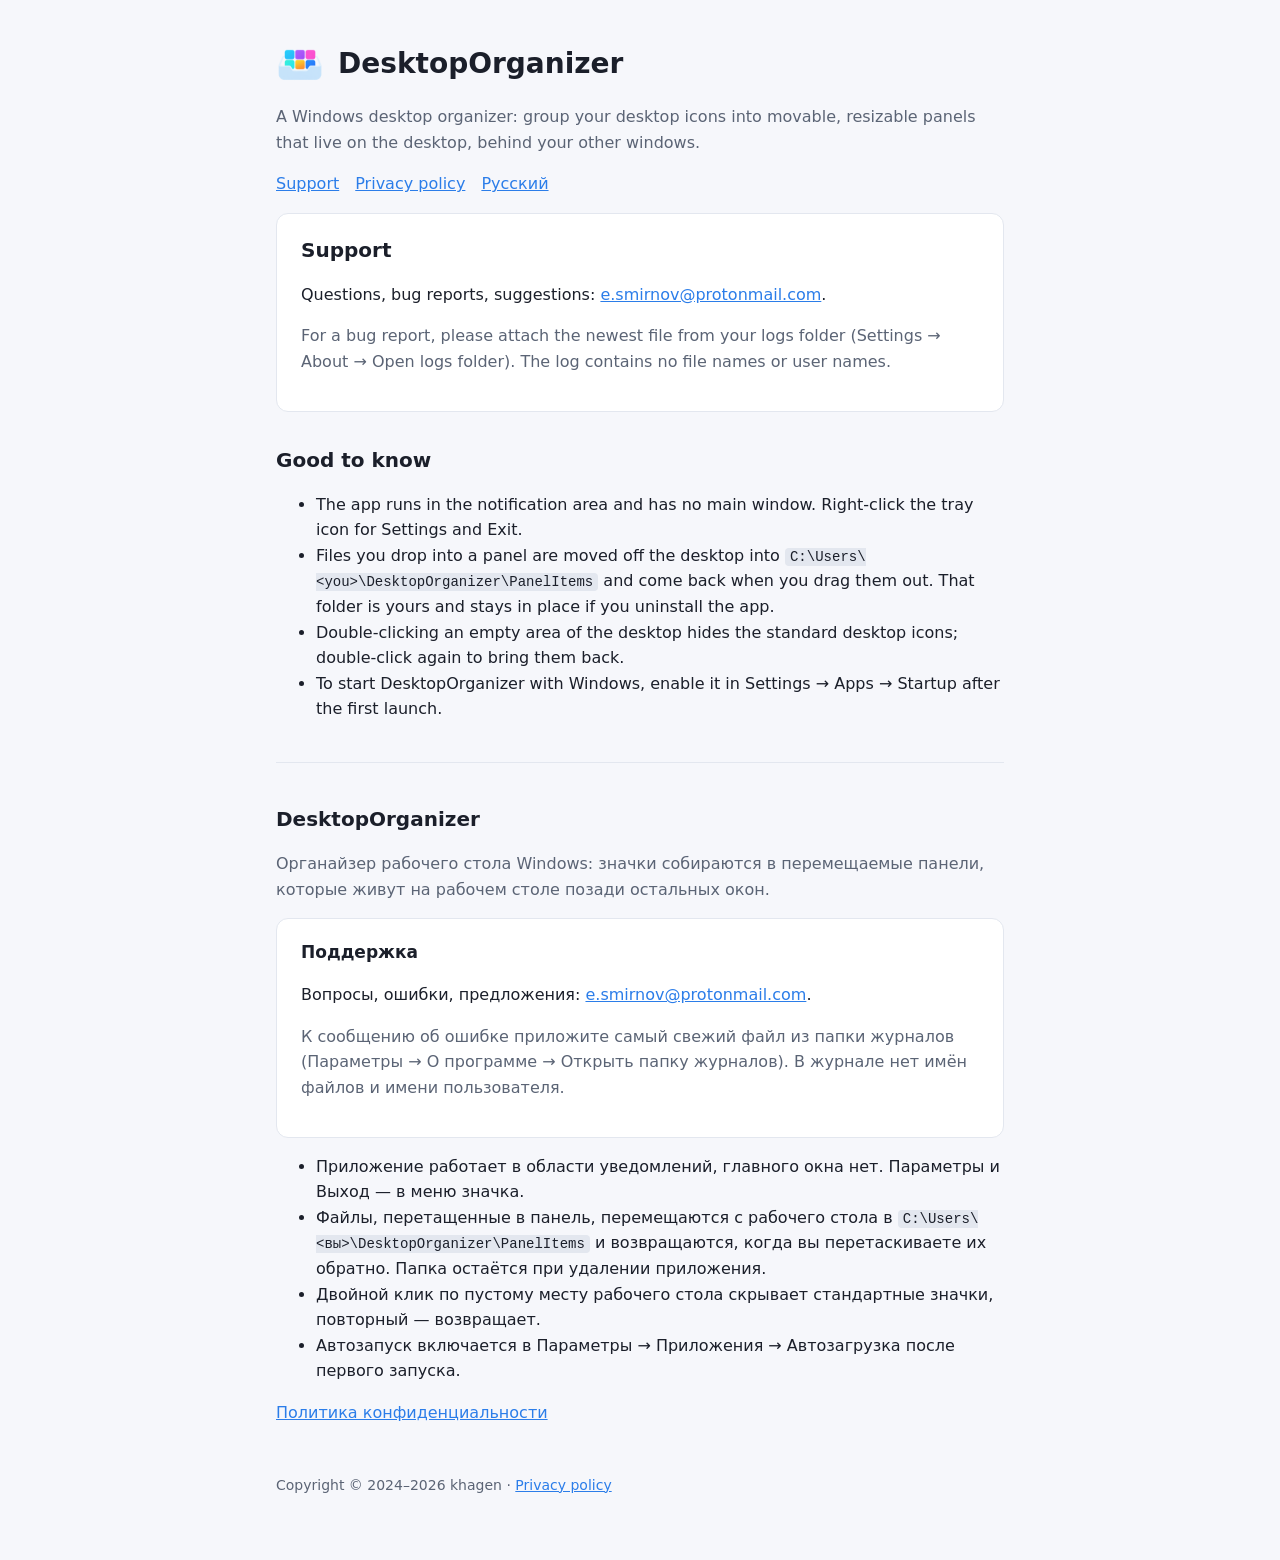
<file: index.html>
<!doctype html>
<html lang="en">
<head>
  <meta charset="utf-8">
  <meta name="viewport" content="width=device-width, initial-scale=1">
  <title>DesktopOrganizer</title>
  <meta name="description" content="DesktopOrganizer groups your Windows desktop icons into movable, resizable panels. Support and privacy policy.">
  <link rel="stylesheet" href="style.css">
  <link rel="icon" href="icon.png">
</head>
<body>
<main>
  <header>
    <img src="icon.png" alt="">
    <h1>DesktopOrganizer</h1>
  </header>
  <p class="muted">A Windows desktop organizer: group your desktop icons into movable, resizable panels that live on the desktop, behind your other windows.</p>

  <nav><a href="#support">Support</a><a href="privacy/">Privacy policy</a><a href="#ru">Русский</a></nav>

  <div class="card">
    <h2 id="support" style="margin-top:0">Support</h2>
    <p>Questions, bug reports, suggestions: <a href="mailto:e.smirnov@protonmail.com">e.smirnov@protonmail.com</a>.</p>
    <p class="muted">For a bug report, please attach the newest file from your logs folder (Settings → About → Open logs folder). The log contains no file names or user names.</p>
  </div>

  <h2>Good to know</h2>
  <ul>
    <li>The app runs in the notification area and has no main window. Right-click the tray icon for Settings and Exit.</li>
    <li>Files you drop into a panel are moved off the desktop into <code>C:\Users\&lt;you&gt;\DesktopOrganizer\PanelItems</code> and come back when you drag them out. That folder is yours and stays in place if you uninstall the app.</li>
    <li>Double-clicking an empty area of the desktop hides the standard desktop icons; double-click again to bring them back.</li>
    <li>To start DesktopOrganizer with Windows, enable it in Settings → Apps → Startup after the first launch.</li>
  </ul>

  <hr>

  <h2 id="ru">DesktopOrganizer</h2>
  <p class="muted">Органайзер рабочего стола Windows: значки собираются в перемещаемые панели, которые живут на рабочем столе позади остальных окон.</p>

  <div class="card">
    <h3 style="margin-top:0">Поддержка</h3>
    <p>Вопросы, ошибки, предложения: <a href="mailto:e.smirnov@protonmail.com">e.smirnov@protonmail.com</a>.</p>
    <p class="muted">К сообщению об ошибке приложите самый свежий файл из папки журналов (Параметры → О программе → Открыть папку журналов). В журнале нет имён файлов и имени пользователя.</p>
  </div>

  <ul>
    <li>Приложение работает в области уведомлений, главного окна нет. Параметры и Выход — в меню значка.</li>
    <li>Файлы, перетащенные в панель, перемещаются с рабочего стола в <code>C:\Users\&lt;вы&gt;\DesktopOrganizer\PanelItems</code> и возвращаются, когда вы перетаскиваете их обратно. Папка остаётся при удалении приложения.</li>
    <li>Двойной клик по пустому месту рабочего стола скрывает стандартные значки, повторный — возвращает.</li>
    <li>Автозапуск включается в Параметры → Приложения → Автозагрузка после первого запуска.</li>
  </ul>
  <p><a href="privacy/#ru">Политика конфиденциальности</a></p>

  <footer>Copyright © 2024–2026 khagen · <a href="privacy/">Privacy policy</a></footer>
</main>
</body>
</html>
</file>
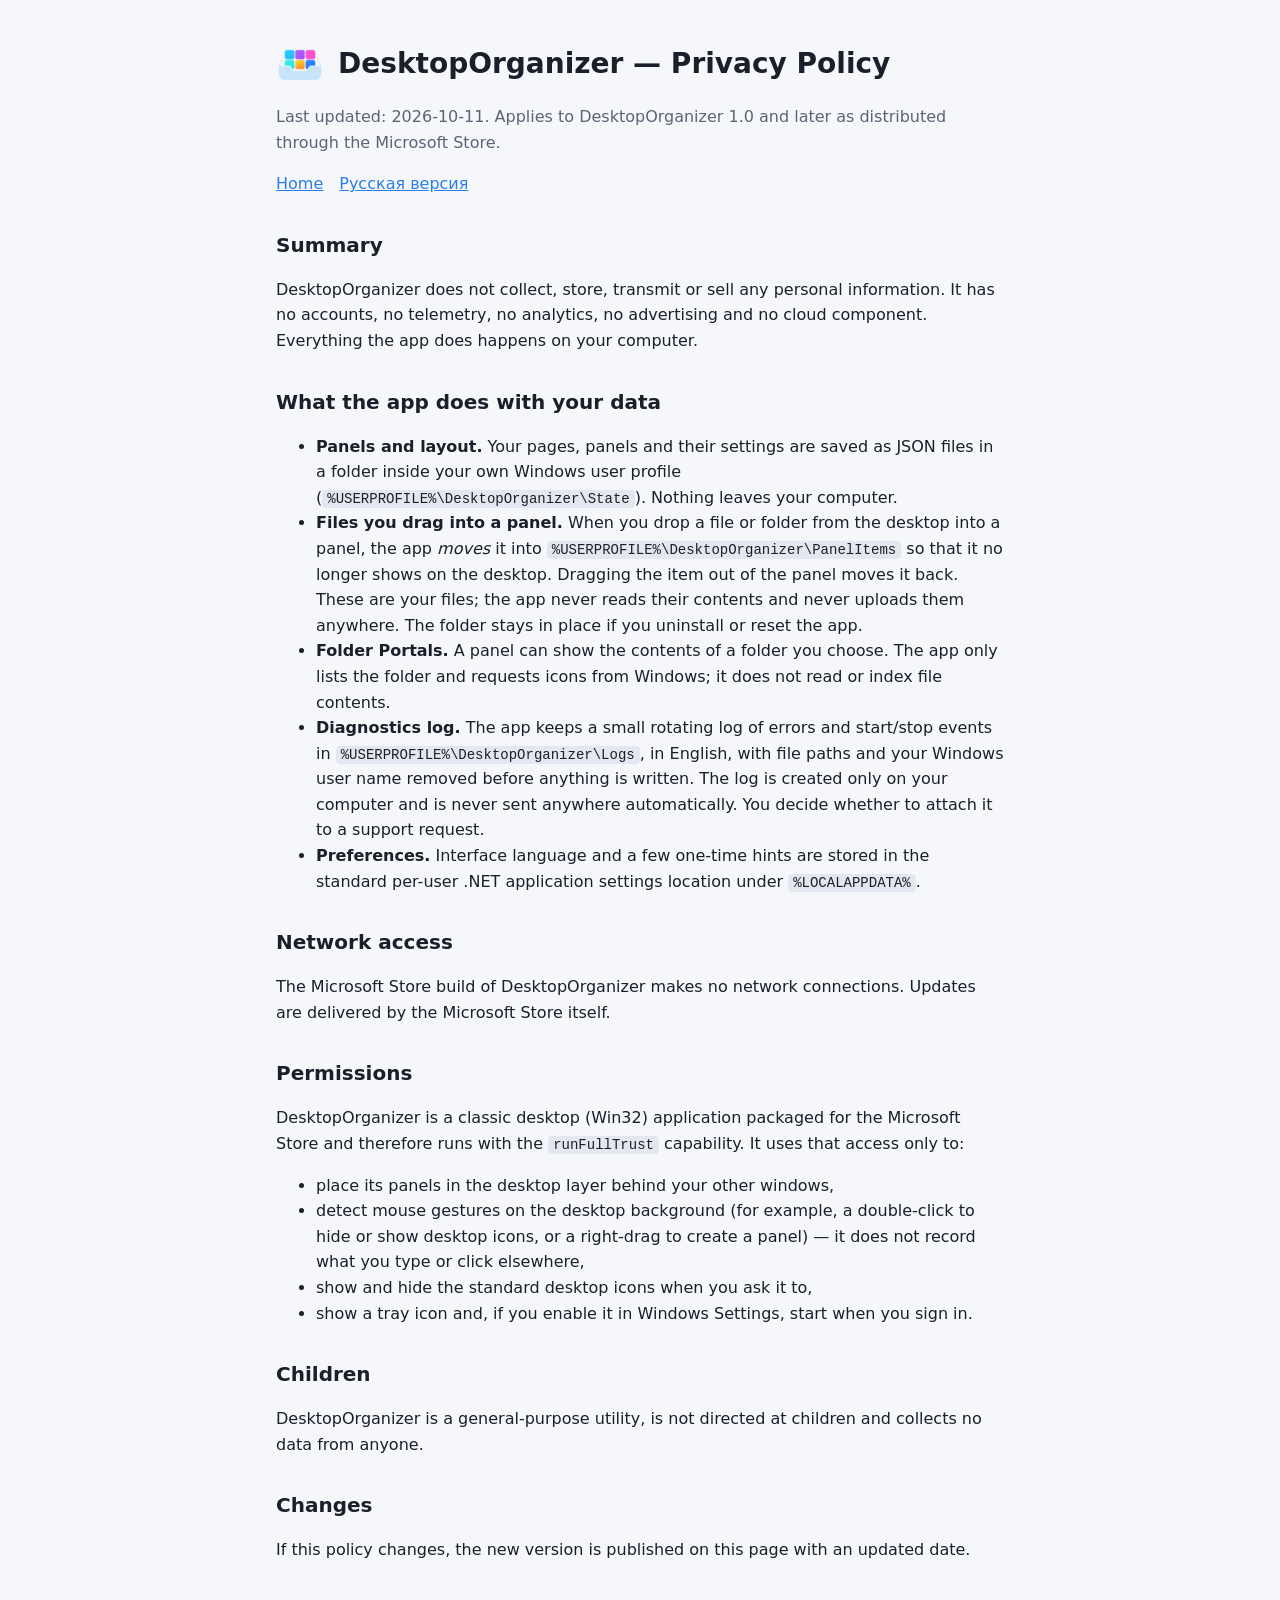
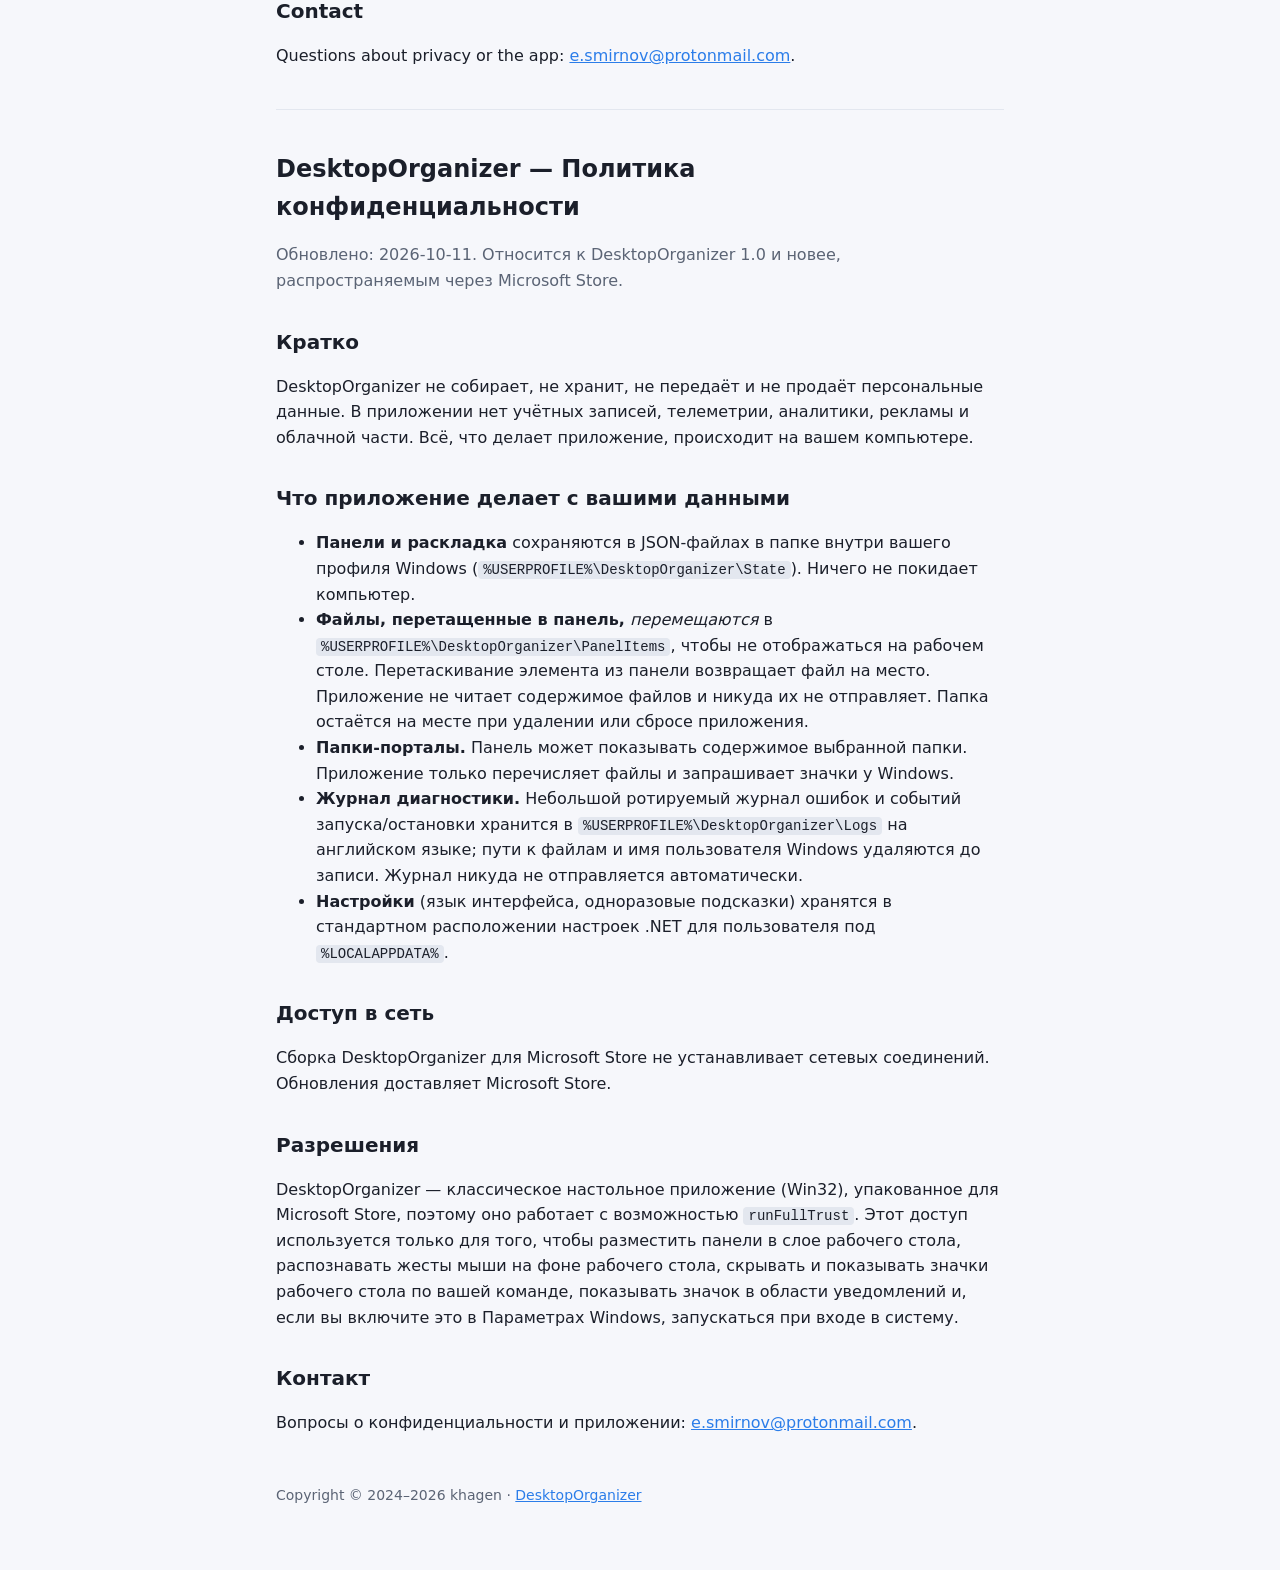
<file: privacy/index.html>
<!doctype html>
<html lang="en">
<head>
  <meta charset="utf-8">
  <meta name="viewport" content="width=device-width, initial-scale=1">
  <title>DesktopOrganizer — Privacy Policy</title>
  <link rel="stylesheet" href="../style.css">
  <link rel="icon" href="../icon.png">
</head>
<body>
<main>
  <header>
    <img src="../icon.png" alt="">
    <h1>DesktopOrganizer — Privacy Policy</h1>
  </header>
  <p class="muted">Last updated: 2026-10-11. Applies to DesktopOrganizer 1.0 and later as distributed through the Microsoft Store.</p>
  <nav><a href="../">Home</a><a href="#ru">Русская версия</a></nav>

  <h2>Summary</h2>
  <p>DesktopOrganizer does not collect, store, transmit or sell any personal information. It has no accounts, no telemetry, no analytics, no advertising and no cloud component. Everything the app does happens on your computer.</p>

  <h2>What the app does with your data</h2>
  <ul>
    <li><strong>Panels and layout.</strong> Your pages, panels and their settings are saved as JSON files in a folder inside your own Windows user profile (<code>%USERPROFILE%\DesktopOrganizer\State</code>). Nothing leaves your computer.</li>
    <li><strong>Files you drag into a panel.</strong> When you drop a file or folder from the desktop into a panel, the app <em>moves</em> it into <code>%USERPROFILE%\DesktopOrganizer\PanelItems</code> so that it no longer shows on the desktop. Dragging the item out of the panel moves it back. These are your files; the app never reads their contents and never uploads them anywhere. The folder stays in place if you uninstall or reset the app.</li>
    <li><strong>Folder Portals.</strong> A panel can show the contents of a folder you choose. The app only lists the folder and requests icons from Windows; it does not read or index file contents.</li>
    <li><strong>Diagnostics log.</strong> The app keeps a small rotating log of errors and start/stop events in <code>%USERPROFILE%\DesktopOrganizer\Logs</code>, in English, with file paths and your Windows user name removed before anything is written. The log is created only on your computer and is never sent anywhere automatically. You decide whether to attach it to a support request.</li>
    <li><strong>Preferences.</strong> Interface language and a few one-time hints are stored in the standard per-user .NET application settings location under <code>%LOCALAPPDATA%</code>.</li>
  </ul>

  <h2>Network access</h2>
  <p>The Microsoft Store build of DesktopOrganizer makes no network connections. Updates are delivered by the Microsoft Store itself.</p>

  <h2>Permissions</h2>
  <p>DesktopOrganizer is a classic desktop (Win32) application packaged for the Microsoft Store and therefore runs with the <code>runFullTrust</code> capability. It uses that access only to:</p>
  <ul>
    <li>place its panels in the desktop layer behind your other windows,</li>
    <li>detect mouse gestures on the desktop background (for example, a double-click to hide or show desktop icons, or a right-drag to create a panel) — it does not record what you type or click elsewhere,</li>
    <li>show and hide the standard desktop icons when you ask it to,</li>
    <li>show a tray icon and, if you enable it in Windows Settings, start when you sign in.</li>
  </ul>

  <h2>Children</h2>
  <p>DesktopOrganizer is a general-purpose utility, is not directed at children and collects no data from anyone.</p>

  <h2>Changes</h2>
  <p>If this policy changes, the new version is published on this page with an updated date.</p>

  <h2>Contact</h2>
  <p>Questions about privacy or the app: <a href="mailto:e.smirnov@protonmail.com">e.smirnov@protonmail.com</a>.</p>

  <hr>

  <h1 id="ru" style="font-size:24px">DesktopOrganizer — Политика конфиденциальности</h1>
  <p class="muted">Обновлено: 2026-10-11. Относится к DesktopOrganizer 1.0 и новее, распространяемым через Microsoft Store.</p>

  <h2>Кратко</h2>
  <p>DesktopOrganizer не собирает, не хранит, не передаёт и не продаёт персональные данные. В приложении нет учётных записей, телеметрии, аналитики, рекламы и облачной части. Всё, что делает приложение, происходит на вашем компьютере.</p>

  <h2>Что приложение делает с вашими данными</h2>
  <ul>
    <li><strong>Панели и раскладка</strong> сохраняются в JSON-файлах в папке внутри вашего профиля Windows (<code>%USERPROFILE%\DesktopOrganizer\State</code>). Ничего не покидает компьютер.</li>
    <li><strong>Файлы, перетащенные в панель,</strong> <em>перемещаются</em> в <code>%USERPROFILE%\DesktopOrganizer\PanelItems</code>, чтобы не отображаться на рабочем столе. Перетаскивание элемента из панели возвращает файл на место. Приложение не читает содержимое файлов и никуда их не отправляет. Папка остаётся на месте при удалении или сбросе приложения.</li>
    <li><strong>Папки-порталы.</strong> Панель может показывать содержимое выбранной папки. Приложение только перечисляет файлы и запрашивает значки у Windows.</li>
    <li><strong>Журнал диагностики.</strong> Небольшой ротируемый журнал ошибок и событий запуска/остановки хранится в <code>%USERPROFILE%\DesktopOrganizer\Logs</code> на английском языке; пути к файлам и имя пользователя Windows удаляются до записи. Журнал никуда не отправляется автоматически.</li>
    <li><strong>Настройки</strong> (язык интерфейса, одноразовые подсказки) хранятся в стандартном расположении настроек .NET для пользователя под <code>%LOCALAPPDATA%</code>.</li>
  </ul>

  <h2>Доступ в сеть</h2>
  <p>Сборка DesktopOrganizer для Microsoft Store не устанавливает сетевых соединений. Обновления доставляет Microsoft Store.</p>

  <h2>Разрешения</h2>
  <p>DesktopOrganizer — классическое настольное приложение (Win32), упакованное для Microsoft Store, поэтому оно работает с возможностью <code>runFullTrust</code>. Этот доступ используется только для того, чтобы разместить панели в слое рабочего стола, распознавать жесты мыши на фоне рабочего стола, скрывать и показывать значки рабочего стола по вашей команде, показывать значок в области уведомлений и, если вы включите это в Параметрах Windows, запускаться при входе в систему.</p>

  <h2>Контакт</h2>
  <p>Вопросы о конфиденциальности и приложении: <a href="mailto:e.smirnov@protonmail.com">e.smirnov@protonmail.com</a>.</p>

  <footer>Copyright © 2024–2026 khagen · <a href="../">DesktopOrganizer</a></footer>
</main>
</body>
</html>
</file>
<file: style.css>
:root {
  --bg: #f6f7fb;
  --card: #ffffff;
  --text: #1b1f2a;
  --muted: #5b6475;
  --accent: #2b7de9;
  --border: #e3e7ef;
}
@media (prefers-color-scheme: dark) {
  :root {
    --bg: #12151c;
    --card: #1a1e27;
    --text: #e8ebf2;
    --muted: #9aa3b5;
    --accent: #6fb0ff;
    --border: #2a3040;
  }
}
* { box-sizing: border-box; }
body {
  margin: 0;
  font: 16px/1.6 system-ui, -apple-system, "Segoe UI", Roboto, sans-serif;
  color: var(--text);
  background: var(--bg);
}
main { max-width: 760px; margin: 0 auto; padding: 40px 16px 64px; }
header { display: flex; align-items: center; gap: 14px; margin-bottom: 8px; }
header img { width: 48px; height: 48px; }
h1 { font-size: 28px; margin: 0; }
h2 { font-size: 20px; margin: 32px 0 8px; }
h3 { font-size: 17px; margin: 24px 0 6px; }
p, li { color: var(--text); }
.muted { color: var(--muted); }
.card {
  background: var(--card);
  border: 1px solid var(--border);
  border-radius: 12px;
  padding: 20px 24px;
  margin: 16px 0;
}
a { color: var(--accent); }
code { background: var(--border); padding: 1px 5px; border-radius: 4px; font-size: 14px; }
nav a { margin-right: 16px; }
footer { margin-top: 48px; color: var(--muted); font-size: 14px; }
hr { border: 0; border-top: 1px solid var(--border); margin: 40px 0; }
</file>
